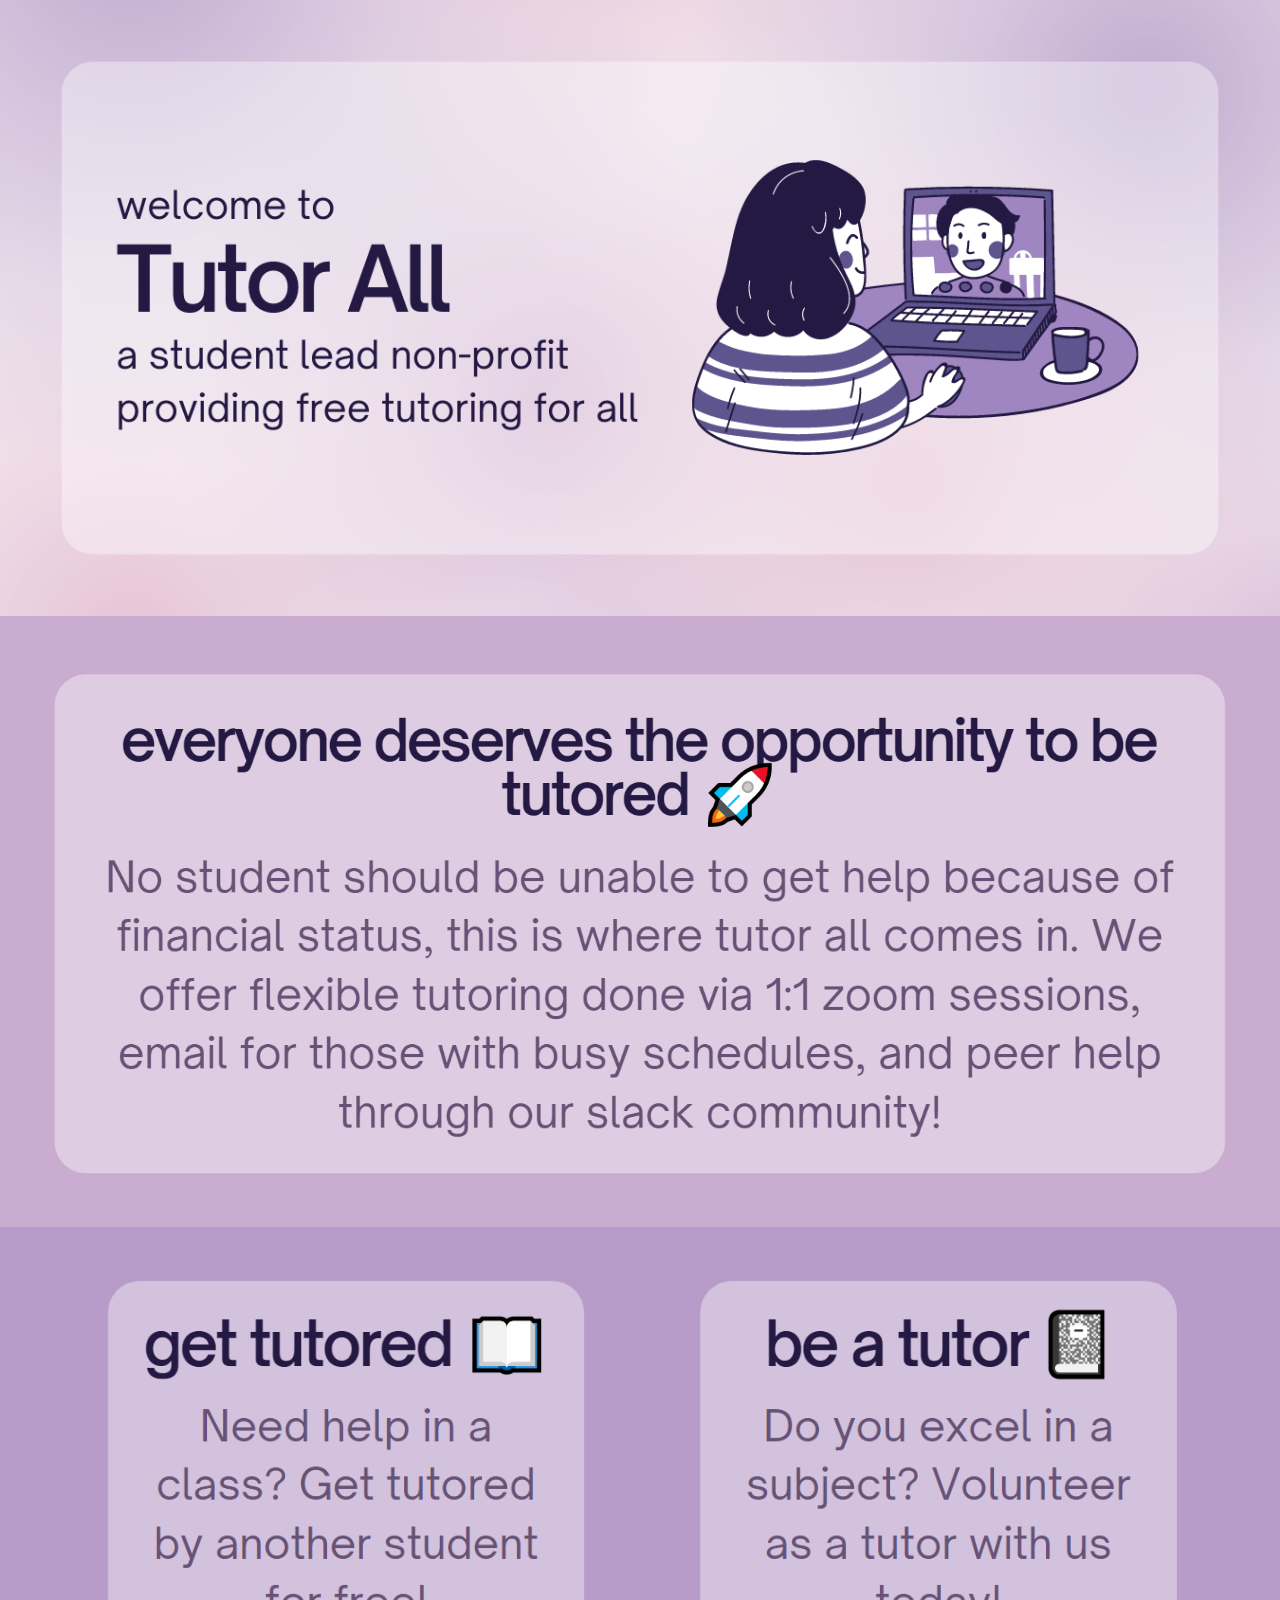
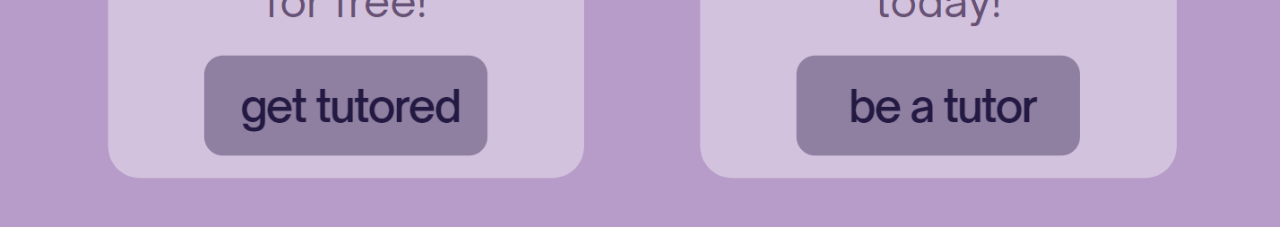
<file: index.html>
<!DOCTYPE html>
<html lang="en" dir="ltr">
  <head>
    <meta charset="utf-8">
     <title>tutor all</title>
     <link href="main.css" rel="stylesheet" type=text/css />
	   <link rel='icon' href='favicon.ico' type='image/x-icon'/ >

     <script>
  window.addEventListener("resize", getTemplate);

CurrentPage = 'index.html';

window.addEventListener("resize", getTemplate);

CurrentPage = 'DesktopPage';

function getTemplate() {
  if (screen.width >= 767 && CurrentPage != 'DesktopPage') {
      return window.location.replace("index.html");
  }

  if (screen.width < 767 && CurrentPage != 'MobilePage') {
      return window.location.replace("mobile.html");
  }
}

getTemplate();
</script>
  </head>
  <body>
    <img src="tutorallheader.png" class="imgcover" alt="">
      <img src="about1.png"class="imgcover" alt="">
    <table>
      <tr>
        <td> <a href="https://forms.gle/68XZhK4Ro3izVb9FA"><img src="gettutored.png" alt=""></a></td>
          <td> <a href="https://forms.gle/PMMoZAMkUc1AE1i46"><img src="beatutor.png" alt=""></a></td>
      </tr>
    </table>
  </body>
</html>
</file>
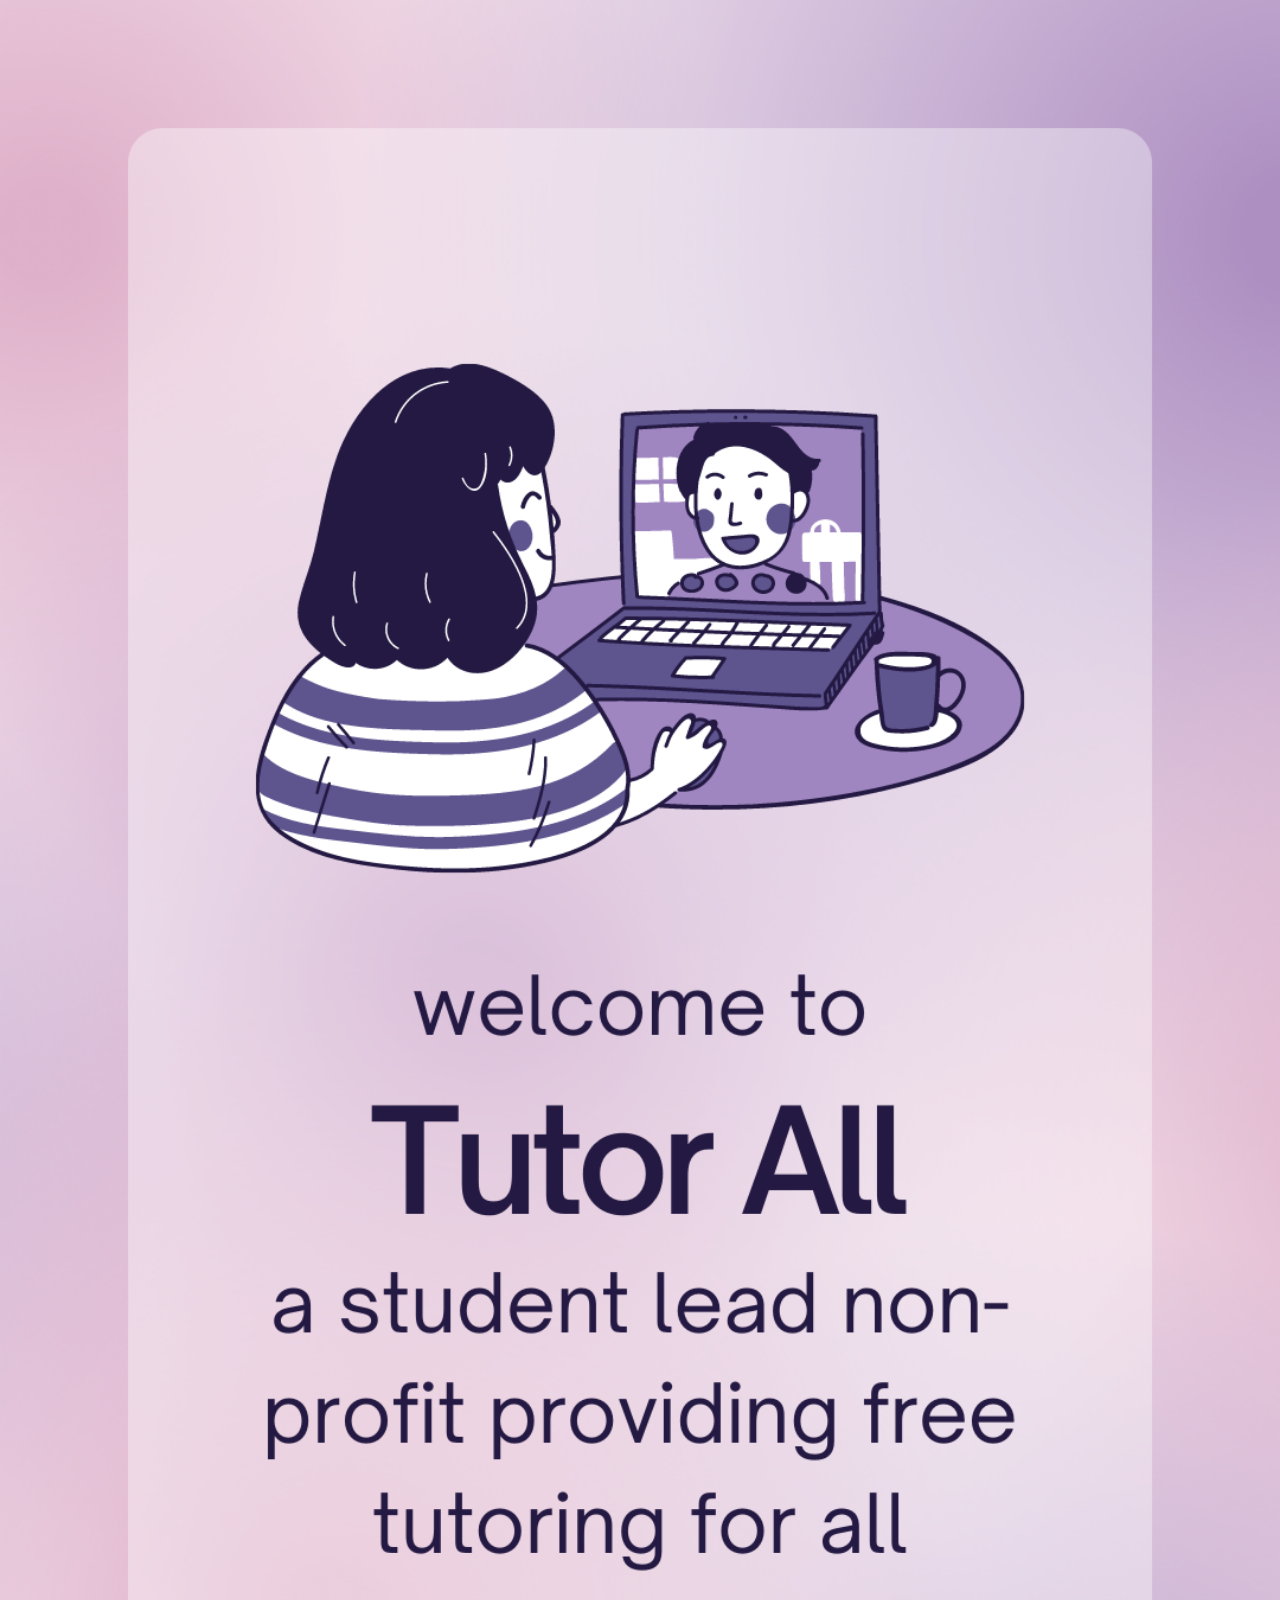
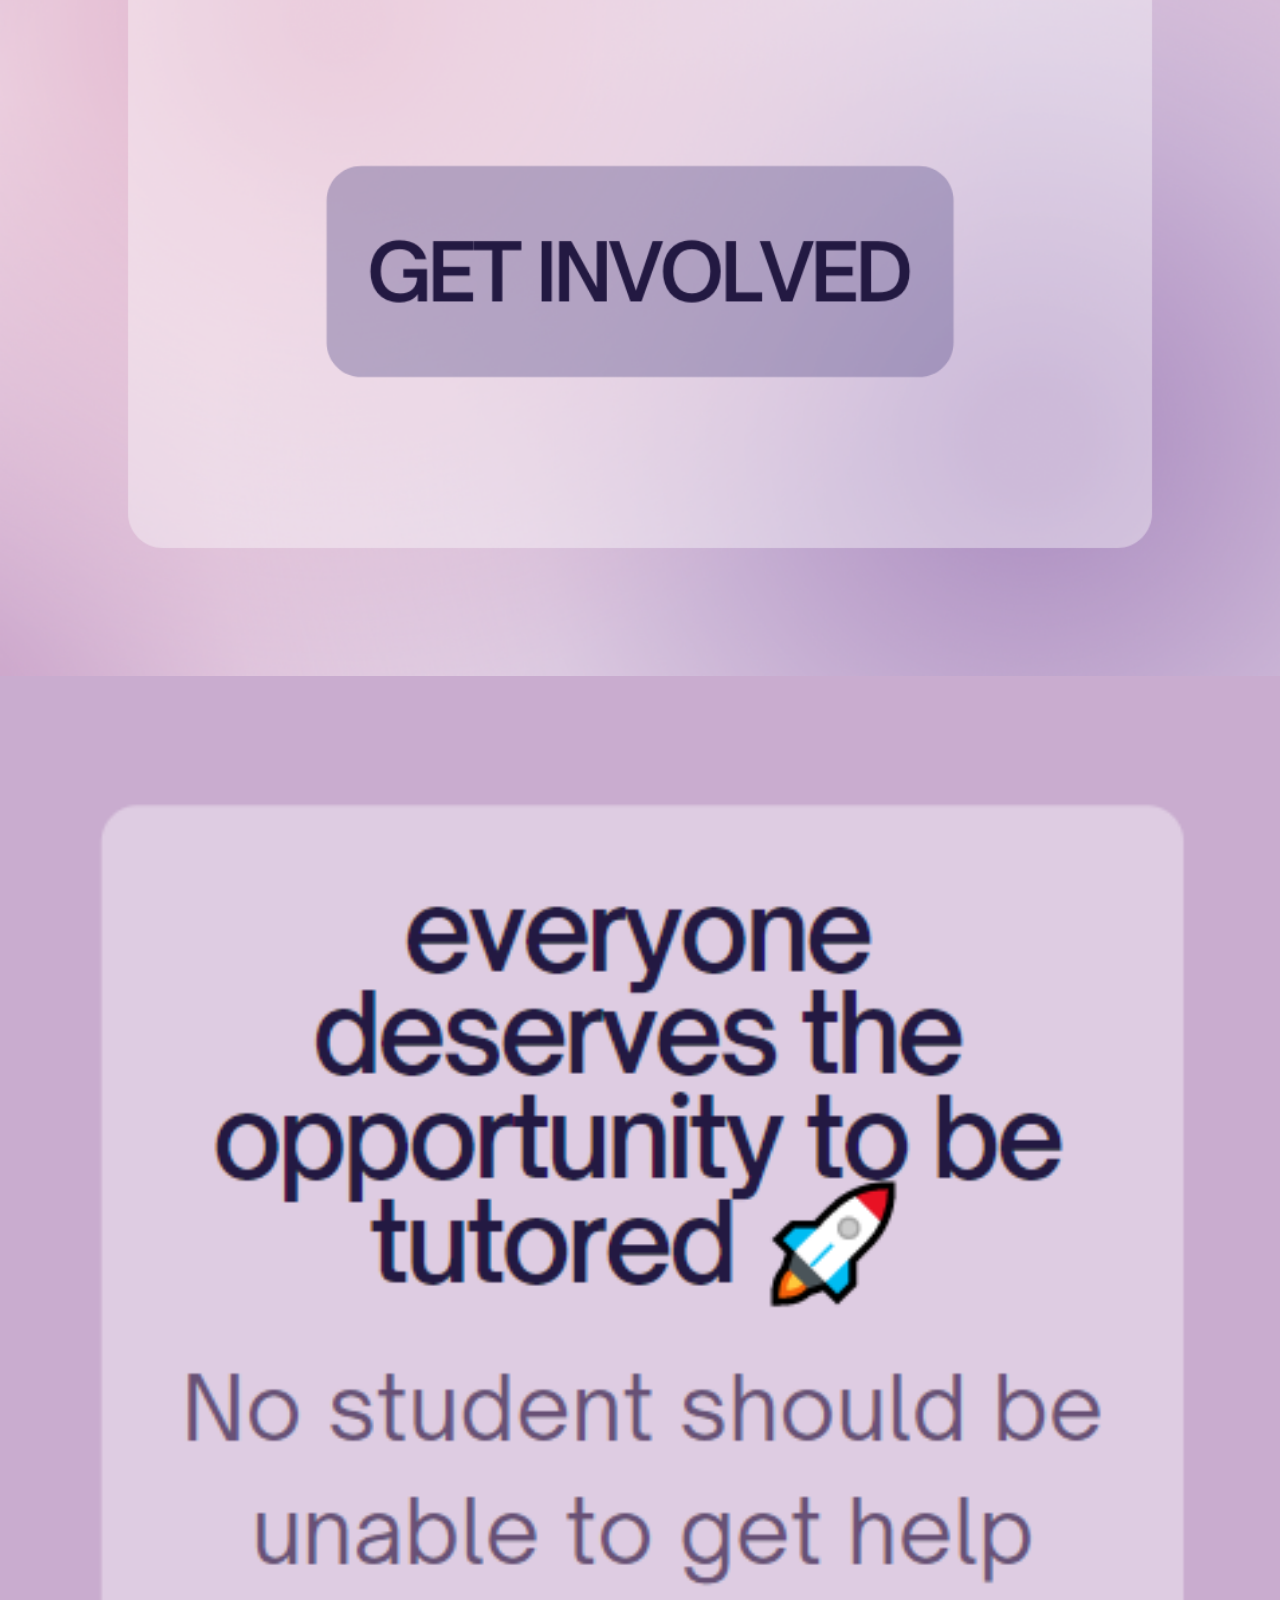
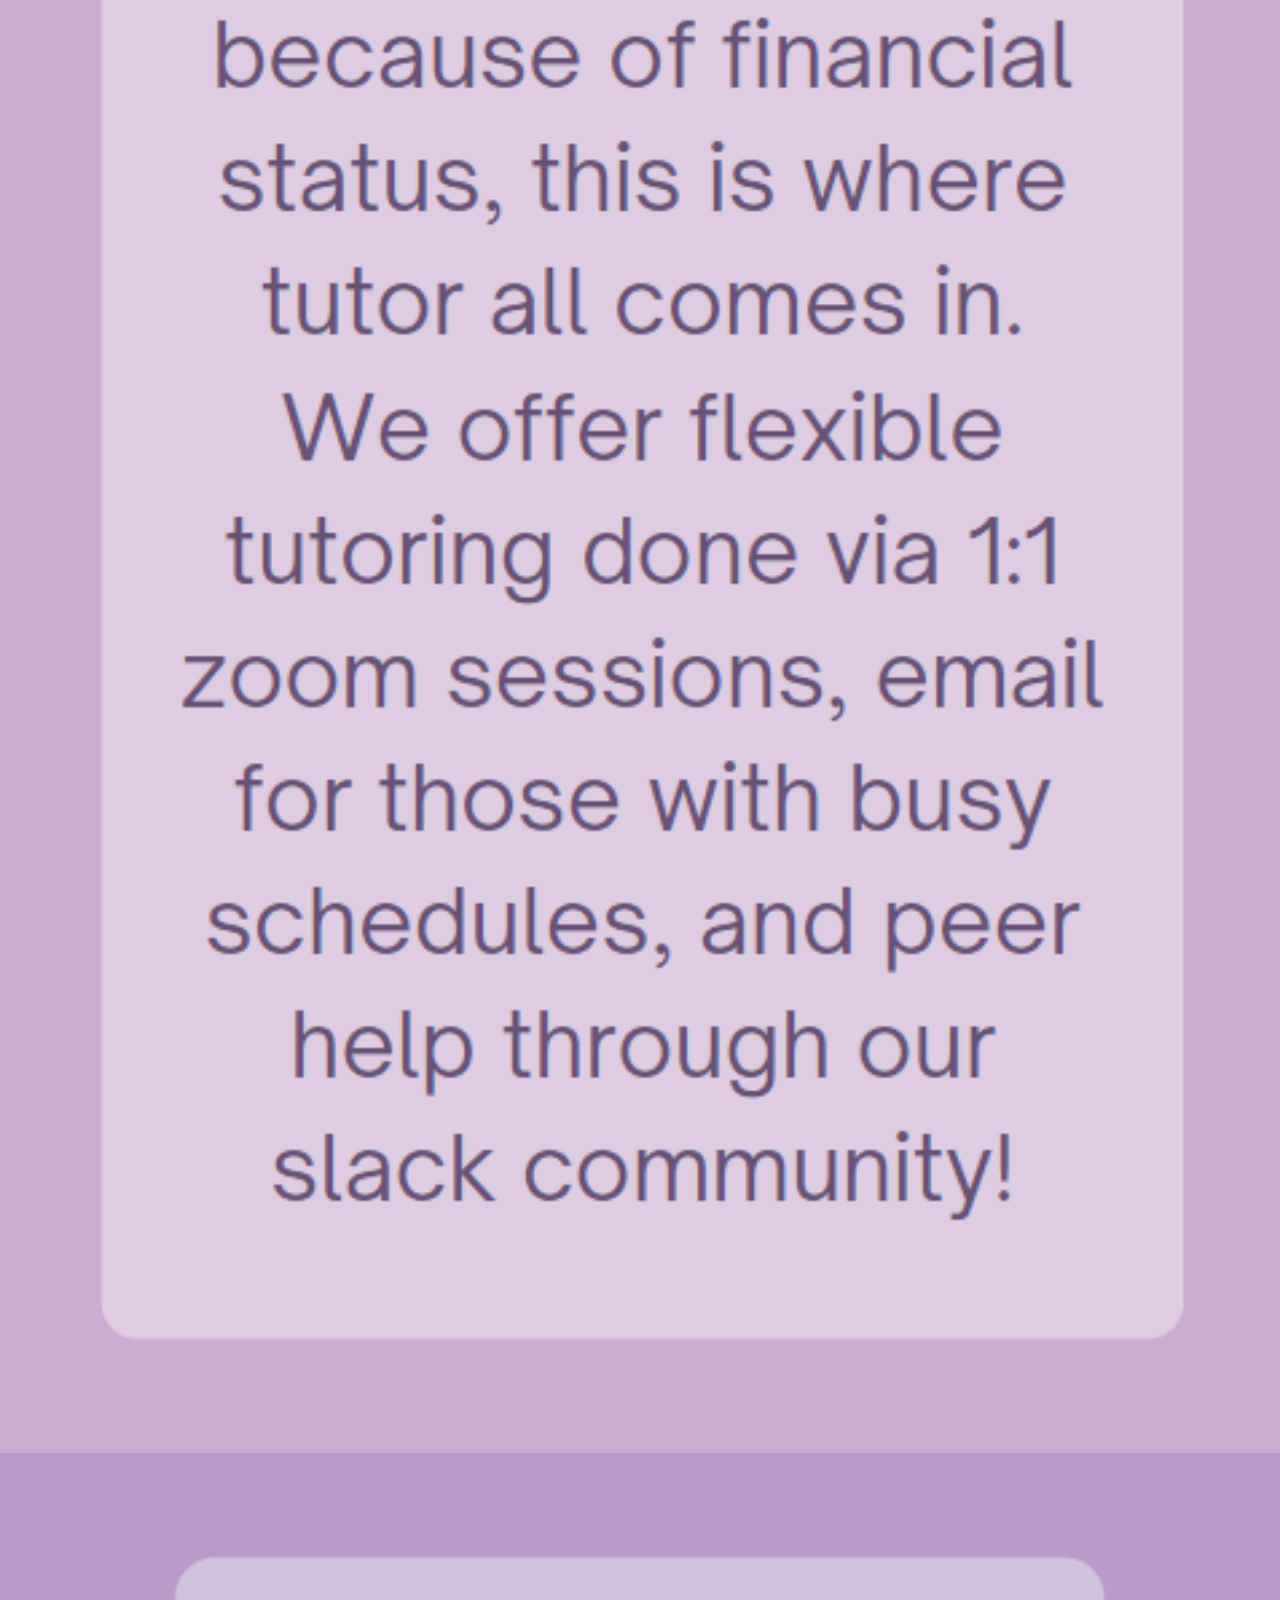
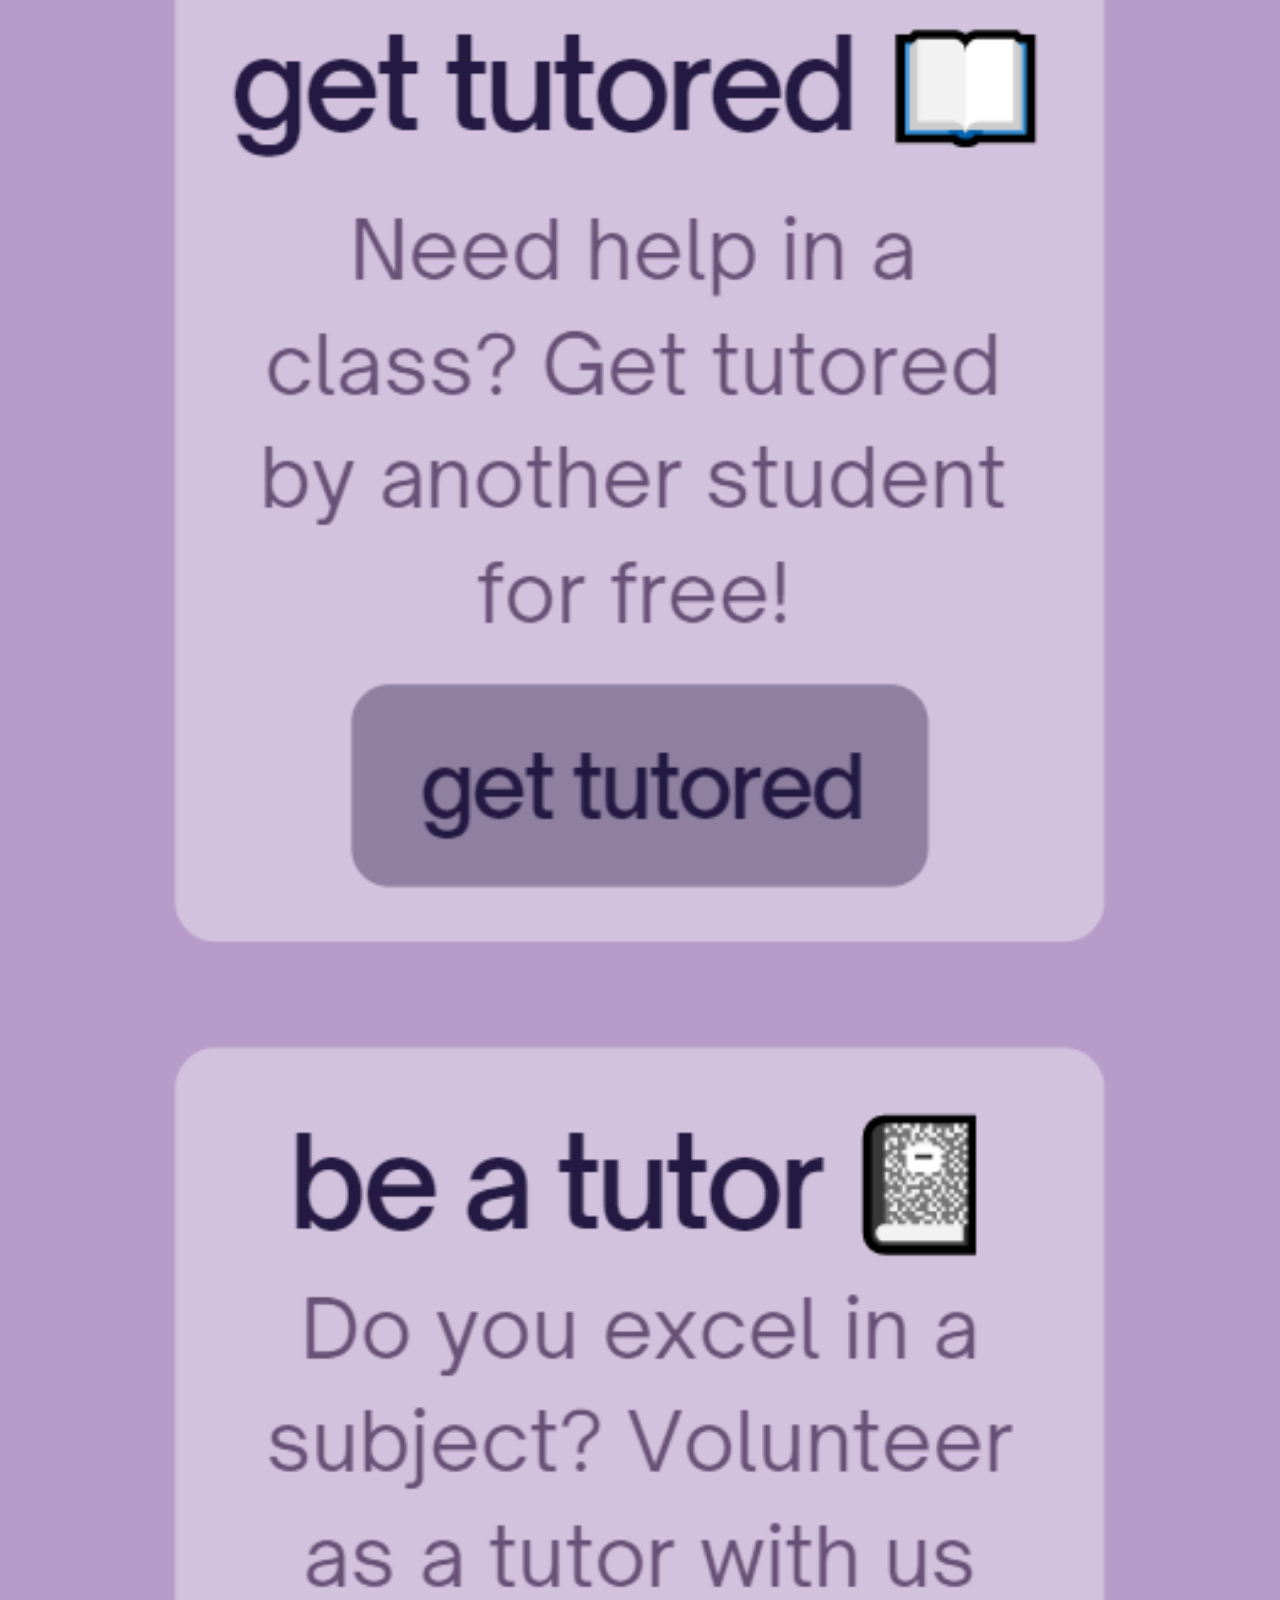
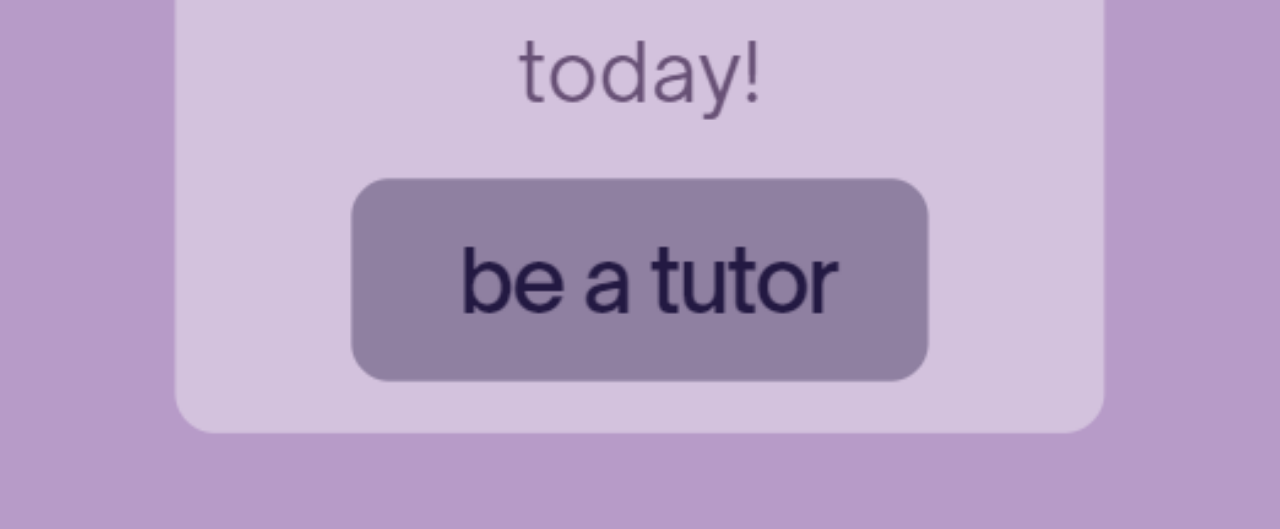
<file: mobile.html>
<!DOCTYPE html>
<html lang="en" dir="ltr">
  <head>
    <meta charset="utf-8">
     <title>tutor all</title>
     <link href="main.css" rel="stylesheet" type=text/css />
	   <link rel='icon' href='favicon.ico' type='image/x-icon'/ >
     <script>
window.addEventListener("resize", getTemplate);

CurrentPage = 'mobile.html';

window.addEventListener("resize", getTemplate);

CurrentPage = 'MobilePage';

function getTemplate() {
if (screen.width >= 767 && CurrentPage != 'MobilePage') {
   return window.location.replace("mobile.html");
}

else (screen.width < 767 && CurrentPage != 'DesktopPage') {
   return window.location.replace("index.html");
}
}
</script>
  </head>
  <body>
    <img src="tutorallheadermobile.png" class="imgcover">
    <img src="aboutmobile1.png" class="imgcover">

    <a href="https://forms.gle/68XZhK4Ro3izVb9FA"><img src="gettutoredmobile.png" class="imgcover" alt=""></a>
    <a href="https://forms.gle/PMMoZAMkUc1AE1i46"><img src="beatutormobile.png" class="imgcover" alt=""></a>
  </body>
</html>
</file>
<file: main.css>
html, body, a, img {
  padding: 0%;
  margin: 0%;
  display:block;
  font-family:Arial;
}
img {
  width: 100%;
  height: auto;
}
.imgcover {
  width:100%;
  height:auto;
  padding:0%;
  margin:0%;
}
td, tr, img  {
  padding: 0px;
  margin: 0px;
  border:0px;
}
table, td, tr {
  border-collapse: collapse;
}
</file>
